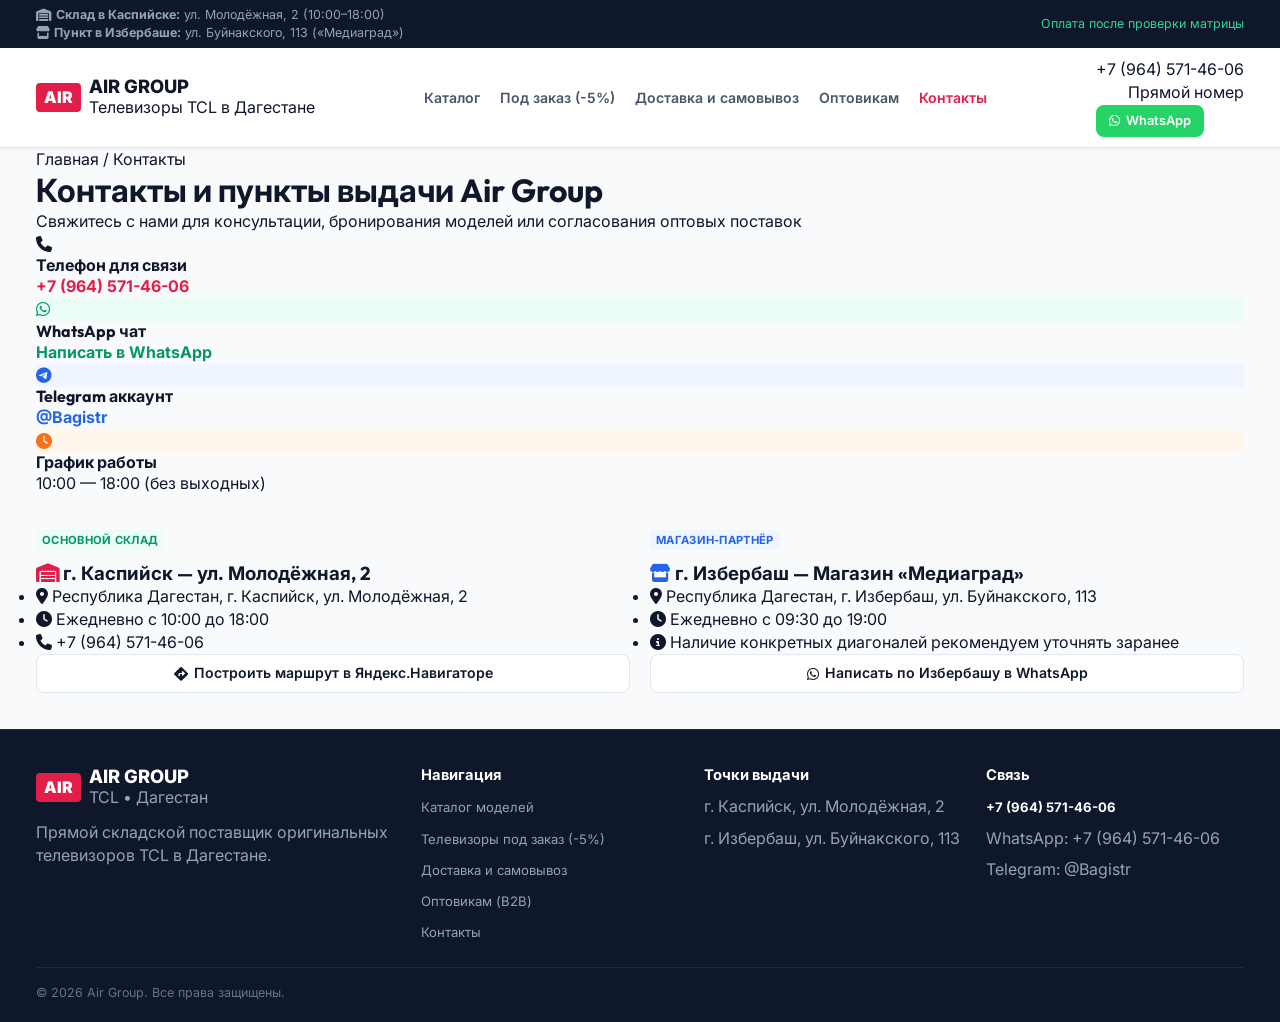
<file: contacts.html>
<!DOCTYPE html>
<html lang="ru">
<head>
  <meta charset="UTF-8">
  <meta name="viewport" content="width=device-width, initial-scale=1.0">
  <title>Контакты и адреса складов в Дагестане | Air Group TCL</title>
  <meta name="description" content="Контакты Air Group в Дагестане. Склад в Каспийске (ул. Молодёжная, 2), магазин в Избербаше (ул. Буйнакского, 113). Телефон: +7 (964) 571-46-06, WhatsApp и Telegram.">

  <!-- Google Fonts -->
  <link rel="preconnect" href="https://fonts.googleapis.com">
  <link rel="preconnect" href="https://fonts.gstatic.com" crossorigin>
  <link href="https://fonts.googleapis.com/css2?family=Inter:wght@400;500;600;700;800&family=Outfit:wght@600;700;800&display=swap" rel="stylesheet">

  <!-- Font Awesome Icons -->
  <link rel="stylesheet" href="https://cdnjs.cloudflare.com/ajax/libs/font-awesome/6.4.2/css/all.min.css">

  <!-- Stylesheet -->
  <link rel="stylesheet" href="css/styles.css">
</head>
<body>

  <!-- Top Bar -->
  <div class="top-bar">
    <div class="container">
      <div class="top-bar-left">
        <div class="top-bar-item">
          <i class="fa-solid fa-warehouse"></i>
          <span><strong>Склад в Каспийске:</strong> ул. Молодёжная, 2 (10:00–18:00)</span>
        </div>
        <div class="top-bar-item">
          <i class="fa-solid fa-store"></i>
          <span><strong>Пункт в Избербаше:</strong> ул. Буйнакского, 113 («Медиаград»)</span>
        </div>
      </div>
      <div class="top-bar-right">
        <span style="color: #34d399;"><i class="fa-solid fa-shield-check"></i> Оплата после проверки матрицы</span>
      </div>
    </div>
  </div>

  <!-- Header -->
  <header class="main-header">
    <div class="container">
      <div class="header-inner">
        <a href="index.html" class="logo-area">
          <div class="logo-badge">AIR</div>
          <div class="logo-title-group">
            <div class="logo-title">AIR GROUP</div>
            <div class="logo-subtitle">Телевизоры TCL в Дагестане</div>
          </div>
        </a>

        <ul class="nav-menu">
          <li><a href="index.html" class="nav-link">Каталог</a></li>
          <li><a href="custom-order.html" class="nav-link">Под заказ (-5%)</a></li>
          <li><a href="delivery.html" class="nav-link">Доставка и самовывоз</a></li>
          <li><a href="wholesale.html" class="nav-link">Оптовикам</a></li>
          <li><a href="contacts.html" class="nav-link active">Контакты</a></li>
        </ul>

        <div class="header-actions">
          <div class="header-phone-box">
            <a href="tel:+79645714606" class="header-phone-link">+7 (964) 571-46-06</a>
            <span class="header-phone-note">Прямой номер</span>
          </div>

          <a href="https://wa.me/79645714606" target="_blank" class="btn btn-whatsapp btn-sm">
            <i class="fa-brands fa-whatsapp"></i> WhatsApp
          </a>

          <button class="mobile-toggle" id="mobile-toggle" aria-label="Меню">
            <i class="fa-solid fa-bars"></i>
          </button>
        </div>
      </div>
    </div>

    <!-- Mobile Drawer -->
    <div class="mobile-nav" id="mobile-nav">
      <ul class="mobile-nav-links">
        <li><a href="index.html">📺 Каталог моделей</a></li>
        <li><a href="custom-order.html">✈️ Под заказ из Москвы (-5%)</a></li>
        <li><a href="delivery.html">📍 Доставка и самовывоз</a></li>
        <li><a href="wholesale.html">💼 Оптовым клиентам (B2B)</a></li>
        <li><a href="contacts.html">📞 Контакты</a></li>
      </ul>
      <div style="display: flex; gap: 10px;">
        <a href="https://wa.me/79645714606" target="_blank" class="btn btn-whatsapp btn-block"><i class="fa-brands fa-whatsapp"></i> WhatsApp</a>
        <a href="https://t.me/Bagistr" target="_blank" class="btn btn-telegram btn-block"><i class="fa-brands fa-telegram"></i> Telegram</a>
      </div>
    </div>
  </header>

  <!-- Page Header -->
  <div class="page-title-section">
    <div class="container">
      <div class="breadcrumbs">
        <a href="index.html">Главная</a> <span>/</span> <span>Контакты</span>
      </div>
      <h1>Контакты и пункты выдачи Air Group</h1>
      <p>Свяжитесь с нами для консультации, бронирования моделей или согласования оптовых поставок</p>
    </div>
  </div>

  <main>
    <div class="container">

      <!-- Direct Contact Cards -->
      <div class="features-strip" style="margin-bottom: 32px;">
        <div class="feature-item">
          <div class="feature-icon"><i class="fa-solid fa-phone"></i></div>
          <div class="feature-text">
            <h4>Телефон для связи</h4>
            <a href="tel:+79645714606" style="font-weight: 700; color: var(--accent-red);">+7 (964) 571-46-06</a>
          </div>
        </div>

        <div class="feature-item">
          <div class="feature-icon" style="background-color: #ecfdf5; color: #059669;"><i class="fa-brands fa-whatsapp"></i></div>
          <div class="feature-text">
            <h4>WhatsApp чат</h4>
            <a href="https://wa.me/79645714606" target="_blank" style="font-weight: 700; color: #059669;">Написать в WhatsApp</a>
          </div>
        </div>

        <div class="feature-item">
          <div class="feature-icon" style="background-color: #eff6ff; color: #2563eb;"><i class="fa-brands fa-telegram"></i></div>
          <div class="feature-text">
            <h4>Telegram аккаунт</h4>
            <a href="https://t.me/Bagistr" target="_blank" style="font-weight: 700; color: #2563eb;">@Bagistr</a>
          </div>
        </div>

        <div class="feature-item">
          <div class="feature-icon" style="background-color: #fff7ed; color: #f97316;"><i class="fa-solid fa-clock"></i></div>
          <div class="feature-text">
            <h4>График работы</h4>
            <p>10:00 — 18:00 (без выходных)</p>
          </div>
        </div>
      </div>

      <!-- Locations Detail Grid -->
      <div class="info-grid-2" style="margin-bottom: 36px;">
        <!-- Location 1 -->
        <div class="location-box">
          <span class="badge badge-green" style="margin-bottom: 12px;">Основной склад</span>
          <h3><i class="fa-solid fa-warehouse" style="color: var(--accent-red);"></i> г. Каспийск — ул. Молодёжная, 2</h3>
          
          <ul class="location-detail-list">
            <li class="location-detail-item">
              <i class="fa-solid fa-location-dot"></i>
              <span>Республика Дагестан, г. Каспийск, ул. Молодёжная, 2</span>
            </li>
            <li class="location-detail-item">
              <i class="fa-solid fa-clock"></i>
              <span>Ежедневно с 10:00 до 18:00</span>
            </li>
            <li class="location-detail-item">
              <i class="fa-solid fa-phone"></i>
              <span>+7 (964) 571-46-06</span>
            </li>
          </ul>

          <a href="https://yandex.ru/maps/?text=%D0%9A%D0%B0%D1%81%D0%BF%D0%B8%D0%B9%D1%81%D0%BA%20%D1%83%D0%BB%D0%B8%D1%86%D0%B0%20%D0%9C%D0%BE%D0%BB%D0%BE%D0%B4%D1%91%D0%B6%D0%BD%D0%B0%D1%8F%202" target="_blank" class="btn btn-secondary btn-block">
            <i class="fa-solid fa-diamond-turn-right"></i> Построить маршрут в Яндекс.Навигаторе
          </a>
        </div>

        <!-- Location 2 -->
        <div class="location-box">
          <span class="badge badge-blue" style="margin-bottom: 12px;">Магазин-партнёр</span>
          <h3><i class="fa-solid fa-store" style="color: var(--accent-blue);"></i> г. Избербаш — Магазин «Медиаград»</h3>

          <ul class="location-detail-list">
            <li class="location-detail-item">
              <i class="fa-solid fa-location-dot"></i>
              <span>Республика Дагестан, г. Избербаш, ул. Буйнакского, 113</span>
            </li>
            <li class="location-detail-item">
              <i class="fa-solid fa-clock"></i>
              <span>Ежедневно с 09:30 до 19:00</span>
            </li>
            <li class="location-detail-item">
              <i class="fa-solid fa-info-circle"></i>
              <span>Наличие конкретных диагоналей рекомендуем уточнять заранее</span>
            </li>
          </ul>

          <a href="https://wa.me/79645714606?text=%D0%97%D0%B4%D1%80%D0%B0%D0%B2%D1%81%D1%82%D0%B2%D1%83%D0%B9%D1%82%D0%B5!%20%D0%A5%D0%BE%D1%87%D1%83%20%D1%83%D1%82%D0%BE%D1%87%D0%BD%D0%B8%D1%82%D1%8C%20%D0%BD%D0%B0%D0%BB%D0%B8%D1%87%D0%B8%D0%B5%20%D1%82%D0%B5%D0%BB%D0%B5%D0%B2%D0%B8%D0%B7%D0%BE%D1%80%D0%BE%D0%B2%20%D0%B2%20%D0%98%D0%B7%D0%B1%D0%B5%D1%80%D0%B1%D0%B0%D1%88%D0%B5" target="_blank" class="btn btn-secondary btn-block">
            <i class="fa-brands fa-whatsapp"></i> Написать по Избербашу в WhatsApp
          </a>
        </div>
      </div>

    </div>
  </main>

  <!-- Footer -->
  <footer class="main-footer">
    <div class="container">
      <div class="footer-grid">
        <div class="footer-brand">
          <div class="logo-area" style="margin-bottom: 12px;">
            <div class="logo-badge">AIR</div>
            <div class="logo-title-group">
              <div class="logo-title" style="color: #fff;">AIR GROUP</div>
              <div class="logo-subtitle">TCL • Дагестан</div>
            </div>
          </div>
          <p>Прямой складской поставщик оригинальных телевизоров TCL в Дагестане.</p>
        </div>
        <div class="footer-col">
          <h4>Навигация</h4>
          <ul class="footer-links">
            <li><a href="index.html">Каталог моделей</a></li>
            <li><a href="custom-order.html">Телевизоры под заказ (-5%)</a></li>
            <li><a href="delivery.html">Доставка и самовывоз</a></li>
            <li><a href="wholesale.html">Оптовикам (B2B)</a></li>
            <li><a href="contacts.html">Контакты</a></li>
          </ul>
        </div>
        <div class="footer-col">
          <h4>Точки выдачи</h4>
          <ul class="footer-links">
            <li>г. Каспийск, ул. Молодёжная, 2</li>
            <li>г. Избербаш, ул. Буйнакского, 113</li>
          </ul>
        </div>
        <div class="footer-col">
          <h4>Связь</h4>
          <ul class="footer-links">
            <li><a href="tel:+79645714606" style="color: #fff; font-weight: 700;">+7 (964) 571-46-06</a></li>
            <li>WhatsApp: +7 (964) 571-46-06</li>
            <li>Telegram: @Bagistr</li>
          </ul>
        </div>
      </div>
      <div class="footer-bottom">
        <div>© 2026 Air Group. Все права защищены.</div>
      </div>
    </div>
  </footer>

  <!-- Fixed Mobile Bottom Action Bar -->
  <div class="mobile-bottom-bar">
    <div class="mobile-bottom-inner">
      <a href="tel:+79645714606" class="btn btn-secondary btn-block btn-sm">
        <i class="fa-solid fa-phone" style="color: var(--accent-red);"></i> Позвонить
      </a>
      <a href="https://wa.me/79645714606" target="_blank" class="btn btn-whatsapp btn-block btn-sm">
        <i class="fa-brands fa-whatsapp"></i> WhatsApp
      </a>
    </div>
  </div>

  <script src="js/data.js"></script>
  <script src="js/app.js"></script>
</body>
</html>
</file>
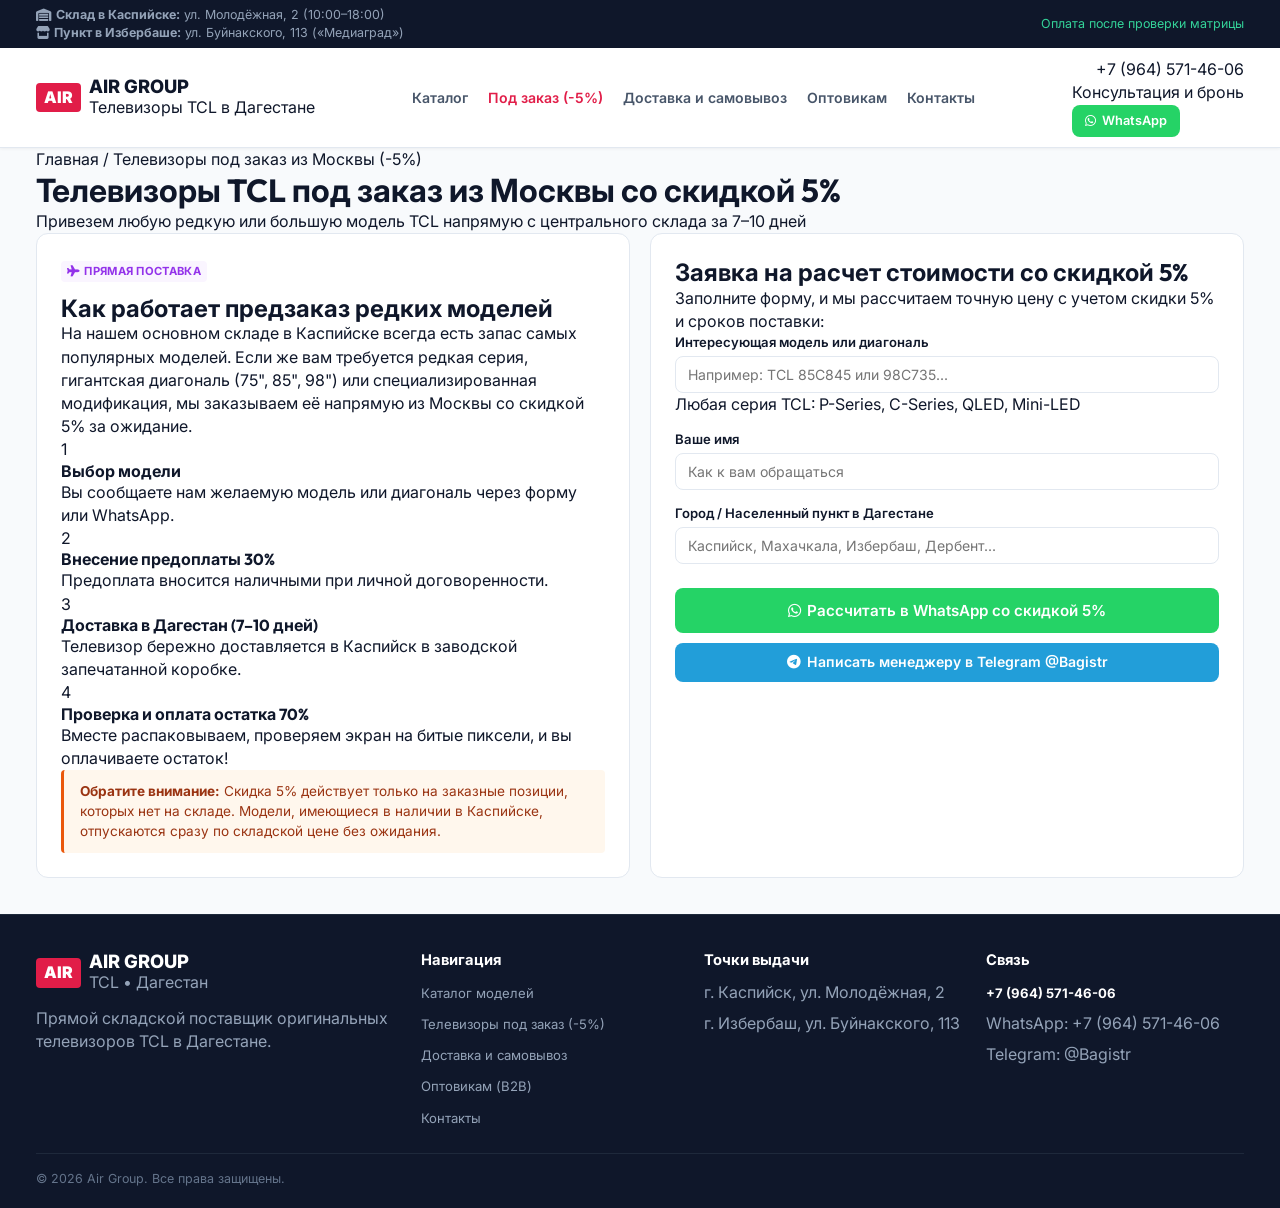
<file: custom-order.html>
<!DOCTYPE html>
<html lang="ru">
<head>
  <meta charset="UTF-8">
  <meta name="viewport" content="width=device-width, initial-scale=1.0">
  <title>Телевизоры TCL под заказ из Москвы со скидкой 5% | Air Group Дагестан</title>
  <meta name="description" content="Заказ любой редкой или большой модели телевизора TCL напрямую со склада в Москве. Скидка 5% за ожидание 7-10 дней. Предоплата 30%, остаток после проверки экрана!">

  <!-- Google Fonts -->
  <link rel="preconnect" href="https://fonts.googleapis.com">
  <link rel="preconnect" href="https://fonts.gstatic.com" crossorigin>
  <link href="https://fonts.googleapis.com/css2?family=Inter:wght@400;500;600;700;800&family=Outfit:wght@600;700;800&display=swap" rel="stylesheet">

  <!-- Font Awesome Icons -->
  <link rel="stylesheet" href="https://cdnjs.cloudflare.com/ajax/libs/font-awesome/6.4.2/css/all.min.css">

  <!-- Stylesheet -->
  <link rel="stylesheet" href="css/styles.css">
</head>
<body>

  <!-- Top Bar -->
  <div class="top-bar">
    <div class="container">
      <div class="top-bar-left">
        <div class="top-bar-item">
          <i class="fa-solid fa-warehouse"></i>
          <span><strong>Склад в Каспийске:</strong> ул. Молодёжная, 2 (10:00–18:00)</span>
        </div>
        <div class="top-bar-item">
          <i class="fa-solid fa-store"></i>
          <span><strong>Пункт в Избербаше:</strong> ул. Буйнакского, 113 («Медиаград»)</span>
        </div>
      </div>
      <div class="top-bar-right">
        <span style="color: #34d399;"><i class="fa-solid fa-shield-check"></i> Оплата после проверки матрицы</span>
      </div>
    </div>
  </div>

  <!-- Header -->
  <header class="main-header">
    <div class="container">
      <div class="header-inner">
        <a href="index.html" class="logo-area">
          <div class="logo-badge">AIR</div>
          <div class="logo-title-group">
            <div class="logo-title">AIR GROUP</div>
            <div class="logo-subtitle">Телевизоры TCL в Дагестане</div>
          </div>
        </a>

        <ul class="nav-menu">
          <li><a href="index.html" class="nav-link">Каталог</a></li>
          <li><a href="custom-order.html" class="nav-link active">Под заказ (-5%)</a></li>
          <li><a href="delivery.html" class="nav-link">Доставка и самовывоз</a></li>
          <li><a href="wholesale.html" class="nav-link">Оптовикам</a></li>
          <li><a href="contacts.html" class="nav-link">Контакты</a></li>
        </ul>

        <div class="header-actions">
          <div class="header-phone-box">
            <a href="tel:+79645714606" class="header-phone-link">+7 (964) 571-46-06</a>
            <span class="header-phone-note">Консультация и бронь</span>
          </div>

          <a href="https://wa.me/79645714606" target="_blank" class="btn btn-whatsapp btn-sm">
            <i class="fa-brands fa-whatsapp"></i> WhatsApp
          </a>

          <button class="mobile-toggle" id="mobile-toggle" aria-label="Меню">
            <i class="fa-solid fa-bars"></i>
          </button>
        </div>
      </div>
    </div>

    <!-- Mobile Drawer -->
    <div class="mobile-nav" id="mobile-nav">
      <ul class="mobile-nav-links">
        <li><a href="index.html">📺 Каталог моделей</a></li>
        <li><a href="custom-order.html">✈️ Под заказ из Москвы (-5%)</a></li>
        <li><a href="delivery.html">📍 Доставка и самовывоз</a></li>
        <li><a href="wholesale.html">💼 Оптовым клиентам (B2B)</a></li>
        <li><a href="contacts.html">📞 Контакты</a></li>
      </ul>
      <div style="display: flex; gap: 10px;">
        <a href="https://wa.me/79645714606" target="_blank" class="btn btn-whatsapp btn-block"><i class="fa-brands fa-whatsapp"></i> WhatsApp</a>
        <a href="https://t.me/Bagistr" target="_blank" class="btn btn-telegram btn-block"><i class="fa-brands fa-telegram"></i> Telegram</a>
      </div>
    </div>
  </header>

  <!-- Breadcrumbs & Title -->
  <div class="page-title-section">
    <div class="container">
      <div class="breadcrumbs">
        <a href="index.html">Главная</a> <span>/</span> <span>Телевизоры под заказ из Москвы (-5%)</span>
      </div>
      <h1>Телевизоры TCL под заказ из Москвы со скидкой 5%</h1>
      <p>Привезем любую редкую или большую модель TCL напрямую с центрального склада за 7–10 дней</p>
    </div>
  </div>

  <!-- Main Content -->
  <main>
    <div class="container">
      
      <div class="info-grid-2" style="margin-bottom: 36px;">
        <!-- Left: Rules & Steps -->
        <div class="content-card" style="margin-bottom: 0;">
          <span class="badge badge-purple" style="margin-bottom: 12px;"><i class="fa-solid fa-plane"></i> Прямая поставка</span>
          <h2>Как работает предзаказ редких моделей</h2>
          <p>
            На нашем основном складе в Каспийске всегда есть запас самых популярных моделей. Если же вам требуется редкая серия, гигантская диагональ (75", 85", 98") или специализированная модификация, мы заказываем её напрямую из Москвы со скидкой 5% за ожидание.
          </p>

          <div class="steps-list">
            <div class="step-row">
              <div class="step-num">1</div>
              <div class="step-text">
                <h4>Выбор модели</h4>
                <p>Вы сообщаете нам желаемую модель или диагональ через форму или WhatsApp.</p>
              </div>
            </div>
            <div class="step-row">
              <div class="step-num">2</div>
              <div class="step-text">
                <h4>Внесение предоплаты 30%</h4>
                <p>Предоплата вносится наличными при личной договоренности.</p>
              </div>
            </div>
            <div class="step-row">
              <div class="step-num">3</div>
              <div class="step-text">
                <h4>Доставка в Дагестан (7–10 дней)</h4>
                <p>Телевизор бережно доставляется в Каспийск в заводской запечатанной коробке.</p>
              </div>
            </div>
            <div class="step-row">
              <div class="step-num">4</div>
              <div class="step-text">
                <h4>Проверка и оплата остатка 70%</h4>
                <p>Вместе распаковываем, проверяем экран на битые пиксели, и вы оплачиваете остаток!</p>
              </div>
            </div>
          </div>

          <div style="background-color: var(--accent-orange-light); border-left: 3px solid var(--accent-orange); padding: 12px 16px; border-radius: 4px; font-size: 0.85rem; color: #9a3412;">
            <strong>Обратите внимание:</strong> Скидка 5% действует только на заказные позиции, которых нет на складе. Модели, имеющиеся в наличии в Каспийске, отпускаются сразу по складской цене без ожидания.
          </div>
        </div>

        <!-- Right: Request Form -->
        <div class="content-card" style="margin-bottom: 0;">
          <h2>Заявка на расчет стоимости со скидкой 5%</h2>
          <p>Заполните форму, и мы рассчитаем точную цену с учетом скидки 5% и сроков поставки:</p>

          <div class="form-group">
            <label class="form-label">Интересующая модель или диагональ</label>
            <input type="text" id="custom-model-name" class="form-input" placeholder="Например: TCL 85C845 или 98C735...">
            <div class="form-help">Любая серия TCL: P-Series, C-Series, QLED, Mini-LED</div>
          </div>

          <div class="form-group">
            <label class="form-label">Ваше имя</label>
            <input type="text" id="custom-user-name" class="form-input" placeholder="Как к вам обращаться">
          </div>

          <div class="form-group">
            <label class="form-label">Город / Населенный пункт в Дагестане</label>
            <input type="text" id="custom-user-city" class="form-input" placeholder="Каспийск, Махачкала, Избербаш, Дербент...">
          </div>

          <div style="margin-top: 24px; display: flex; flex-direction: column; gap: 10px;">
            <button class="btn btn-whatsapp btn-block btn-lg" onclick="submitCustomOrderWhatsApp()">
              <i class="fa-brands fa-whatsapp"></i> Рассчитать в WhatsApp со скидкой 5%
            </button>
            <a href="https://t.me/Bagistr" target="_blank" class="btn btn-telegram btn-block">
              <i class="fa-brands fa-telegram"></i> Написать менеджеру в Telegram @Bagistr
            </a>
          </div>
        </div>
      </div>

    </div>
  </main>

  <!-- Footer -->
  <footer class="main-footer">
    <div class="container">
      <div class="footer-grid">
        <div class="footer-brand">
          <div class="logo-area" style="margin-bottom: 12px;">
            <div class="logo-badge">AIR</div>
            <div class="logo-title-group">
              <div class="logo-title" style="color: #fff;">AIR GROUP</div>
              <div class="logo-subtitle">TCL • Дагестан</div>
            </div>
          </div>
          <p>Прямой складской поставщик оригинальных телевизоров TCL в Дагестане.</p>
        </div>
        <div class="footer-col">
          <h4>Навигация</h4>
          <ul class="footer-links">
            <li><a href="index.html">Каталог моделей</a></li>
            <li><a href="custom-order.html">Телевизоры под заказ (-5%)</a></li>
            <li><a href="delivery.html">Доставка и самовывоз</a></li>
            <li><a href="wholesale.html">Оптовикам (B2B)</a></li>
            <li><a href="contacts.html">Контакты</a></li>
          </ul>
        </div>
        <div class="footer-col">
          <h4>Точки выдачи</h4>
          <ul class="footer-links">
            <li>г. Каспийск, ул. Молодёжная, 2</li>
            <li>г. Избербаш, ул. Буйнакского, 113</li>
          </ul>
        </div>
        <div class="footer-col">
          <h4>Связь</h4>
          <ul class="footer-links">
            <li><a href="tel:+79645714606" style="color: #fff; font-weight: 700;">+7 (964) 571-46-06</a></li>
            <li>WhatsApp: +7 (964) 571-46-06</li>
            <li>Telegram: @Bagistr</li>
          </ul>
        </div>
      </div>
      <div class="footer-bottom">
        <div>© 2026 Air Group. Все права защищены.</div>
      </div>
    </div>
  </footer>

  <!-- Fixed Mobile Bottom Action Bar -->
  <div class="mobile-bottom-bar">
    <div class="mobile-bottom-inner">
      <a href="tel:+79645714606" class="btn btn-secondary btn-block btn-sm">
        <i class="fa-solid fa-phone" style="color: var(--accent-red);"></i> Позвонить
      </a>
      <a href="https://wa.me/79645714606" target="_blank" class="btn btn-whatsapp btn-block btn-sm">
        <i class="fa-brands fa-whatsapp"></i> WhatsApp
      </a>
    </div>
  </div>

  <script src="js/data.js"></script>
  <script src="js/app.js"></script>
</body>
</html>
</file>
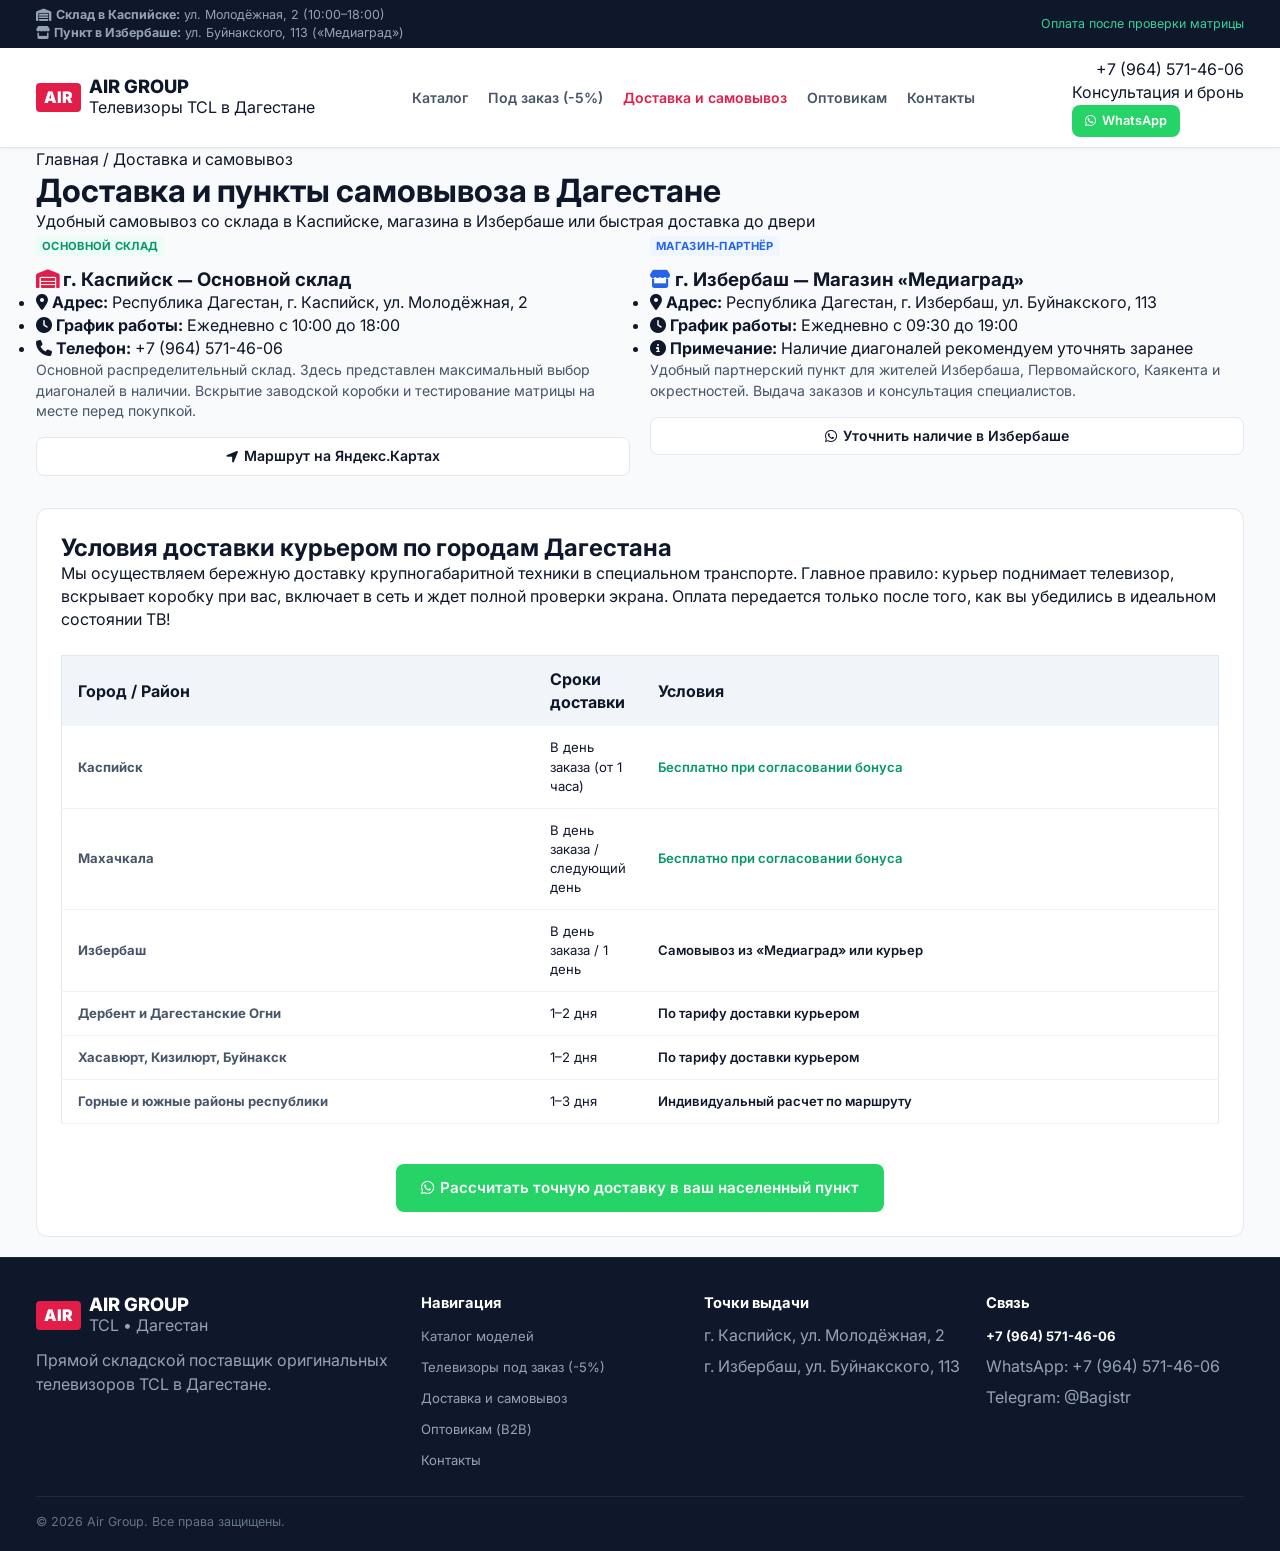
<file: delivery.html>
<!DOCTYPE html>
<html lang="ru">
<head>
  <meta charset="UTF-8">
  <meta name="viewport" content="width=device-width, initial-scale=1.0">
  <title>Доставка и самовывоз телевизоров TCL в Дагестане | Air Group</title>
  <meta name="description" content="Условия самовывоза со склада в Каспийске (ул. Молодёжная, 2) и магазина в Избербаше («Медиаград»). Быстрая доставка по Махачкале, Дербенту и всему Дагестану.">

  <!-- Google Fonts -->
  <link rel="preconnect" href="https://fonts.googleapis.com">
  <link rel="preconnect" href="https://fonts.gstatic.com" crossorigin>
  <link href="https://fonts.googleapis.com/css2?family=Inter:wght@400;500;600;700;800&family=Outfit:wght@600;700;800&display=swap" rel="stylesheet">

  <!-- Font Awesome Icons -->
  <link rel="stylesheet" href="https://cdnjs.cloudflare.com/ajax/libs/font-awesome/6.4.2/css/all.min.css">

  <!-- Stylesheet -->
  <link rel="stylesheet" href="css/styles.css">
</head>
<body>

  <!-- Top Bar -->
  <div class="top-bar">
    <div class="container">
      <div class="top-bar-left">
        <div class="top-bar-item">
          <i class="fa-solid fa-warehouse"></i>
          <span><strong>Склад в Каспийске:</strong> ул. Молодёжная, 2 (10:00–18:00)</span>
        </div>
        <div class="top-bar-item">
          <i class="fa-solid fa-store"></i>
          <span><strong>Пункт в Избербаше:</strong> ул. Буйнакского, 113 («Медиаград»)</span>
        </div>
      </div>
      <div class="top-bar-right">
        <span style="color: #34d399;"><i class="fa-solid fa-shield-check"></i> Оплата после проверки матрицы</span>
      </div>
    </div>
  </div>

  <!-- Header -->
  <header class="main-header">
    <div class="container">
      <div class="header-inner">
        <a href="index.html" class="logo-area">
          <div class="logo-badge">AIR</div>
          <div class="logo-title-group">
            <div class="logo-title">AIR GROUP</div>
            <div class="logo-subtitle">Телевизоры TCL в Дагестане</div>
          </div>
        </a>

        <ul class="nav-menu">
          <li><a href="index.html" class="nav-link">Каталог</a></li>
          <li><a href="custom-order.html" class="nav-link">Под заказ (-5%)</a></li>
          <li><a href="delivery.html" class="nav-link active">Доставка и самовывоз</a></li>
          <li><a href="wholesale.html" class="nav-link">Оптовикам</a></li>
          <li><a href="contacts.html" class="nav-link">Контакты</a></li>
        </ul>

        <div class="header-actions">
          <div class="header-phone-box">
            <a href="tel:+79645714606" class="header-phone-link">+7 (964) 571-46-06</a>
            <span class="header-phone-note">Консультация и бронь</span>
          </div>

          <a href="https://wa.me/79645714606" target="_blank" class="btn btn-whatsapp btn-sm">
            <i class="fa-brands fa-whatsapp"></i> WhatsApp
          </a>

          <button class="mobile-toggle" id="mobile-toggle" aria-label="Меню">
            <i class="fa-solid fa-bars"></i>
          </button>
        </div>
      </div>
    </div>

    <!-- Mobile Drawer -->
    <div class="mobile-nav" id="mobile-nav">
      <ul class="mobile-nav-links">
        <li><a href="index.html">📺 Каталог моделей</a></li>
        <li><a href="custom-order.html">✈️ Под заказ из Москвы (-5%)</a></li>
        <li><a href="delivery.html">📍 Доставка и самовывоз</a></li>
        <li><a href="wholesale.html">💼 Оптовым клиентам (B2B)</a></li>
        <li><a href="contacts.html">📞 Контакты</a></li>
      </ul>
      <div style="display: flex; gap: 10px;">
        <a href="https://wa.me/79645714606" target="_blank" class="btn btn-whatsapp btn-block"><i class="fa-brands fa-whatsapp"></i> WhatsApp</a>
        <a href="https://t.me/Bagistr" target="_blank" class="btn btn-telegram btn-block"><i class="fa-brands fa-telegram"></i> Telegram</a>
      </div>
    </div>
  </header>

  <!-- Page Header -->
  <div class="page-title-section">
    <div class="container">
      <div class="breadcrumbs">
        <a href="index.html">Главная</a> <span>/</span> <span>Доставка и самовывоз</span>
      </div>
      <h1>Доставка и пункты самовывоза в Дагестане</h1>
      <p>Удобный самовывоз со склада в Каспийске, магазина в Избербаше или быстрая доставка до двери</p>
    </div>
  </div>

  <main>
    <div class="container">

      <!-- Points Grid -->
      <div class="info-grid-2" style="margin-bottom: 32px;">
        <!-- Point 1: Kaspiysk -->
        <div class="location-box">
          <span class="badge badge-green" style="margin-bottom: 12px;">Основной склад</span>
          <h3><i class="fa-solid fa-warehouse" style="color: var(--accent-red);"></i> г. Каспийск — Основной склад</h3>
          
          <ul class="location-detail-list">
            <li class="location-detail-item">
              <i class="fa-solid fa-location-dot"></i>
              <span><strong>Адрес:</strong> Республика Дагестан, г. Каспийск, ул. Молодёжная, 2</span>
            </li>
            <li class="location-detail-item">
              <i class="fa-solid fa-clock"></i>
              <span><strong>График работы:</strong> Ежедневно с 10:00 до 18:00</span>
            </li>
            <li class="location-detail-item">
              <i class="fa-solid fa-phone"></i>
              <span><strong>Телефон:</strong> <a href="tel:+79645714606">+7 (964) 571-46-06</a></span>
            </li>
          </ul>

          <p style="font-size: 0.88rem; color: var(--text-secondary); margin-bottom: 16px;">
            Основной распределительный склад. Здесь представлен максимальный выбор диагоналей в наличии. Вскрытие заводской коробки и тестирование матрицы на месте перед покупкой.
          </p>

          <a href="https://yandex.ru/maps/?text=%D0%9A%D0%B0%D1%81%D0%BF%D0%B8%D0%B9%D1%81%D0%BA%20%D1%83%D0%BB%D0%B8%D1%86%D0%B0%20%D0%9C%D0%BE%D0%BB%D0%BE%D0%B4%D1%91%D0%B6%D0%BD%D0%B0%D1%8F%202" target="_blank" class="btn btn-secondary btn-block">
            <i class="fa-solid fa-location-arrow"></i> Маршрут на Яндекс.Картах
          </a>
        </div>

        <!-- Point 2: Izberbash -->
        <div class="location-box">
          <span class="badge badge-blue" style="margin-bottom: 12px;">Магазин-партнёр</span>
          <h3><i class="fa-solid fa-store" style="color: var(--accent-blue);"></i> г. Избербаш — Магазин «Медиаград»</h3>

          <ul class="location-detail-list">
            <li class="location-detail-item">
              <i class="fa-solid fa-location-dot"></i>
              <span><strong>Адрес:</strong> Республика Дагестан, г. Избербаш, ул. Буйнакского, 113</span>
            </li>
            <li class="location-detail-item">
              <i class="fa-solid fa-clock"></i>
              <span><strong>График работы:</strong> Ежедневно с 09:30 до 19:00</span>
            </li>
            <li class="location-detail-item">
              <i class="fa-solid fa-info-circle"></i>
              <span><strong>Примечание:</strong> Наличие диагоналей рекомендуем уточнять заранее</span>
            </li>
          </ul>

          <p style="font-size: 0.88rem; color: var(--text-secondary); margin-bottom: 16px;">
            Удобный партнерский пункт для жителей Избербаша, Первомайского, Каякента и окрестностей. Выдача заказов и консультация специалистов.
          </p>

          <a href="https://wa.me/79645714606?text=%D0%97%D0%B4%D1%80%D0%B0%D0%B2%D1%81%D1%82%D0%B2%D1%83%D0%B9%D1%82%D0%B5!%20%D0%A5%D0%BE%D1%87%D1%83%20%D1%83%D1%82%D0%BE%D1%87%D0%BD%D0%B8%D1%82%D1%8C%20%D0%BD%D0%B0%D0%BB%D0%B8%D1%87%D0%B8%D0%B5%20%D1%82%D0%B5%D0%BB%D0%B5%D0%B2%D0%B8%D0%B7%D0%BE%D1%80%D0%BE%D0%B2%20%D0%B2%20%D0%98%D0%B7%D0%B1%D0%B5%D1%80%D0%B1%D0%B0%D1%88%D0%B5%20(%D0%9C%D0%B5%D0%B4%D0%B8%D0%B0%D0%B3%D1%80%D0%B0%D0%B4)" target="_blank" class="btn btn-secondary btn-block">
            <i class="fa-brands fa-whatsapp"></i> Уточнить наличие в Избербаше
          </a>
        </div>
      </div>

      <!-- Delivery Terms & Cities -->
      <div class="content-card">
        <h2>Условия доставки курьером по городам Дагестана</h2>
        <p>
          Мы осуществляем бережную доставку крупногабаритной техники в специальном транспорте. Главное правило: курьер поднимает телевизор, вскрывает коробку при вас, включает в сеть и ждет полной проверки экрана. Оплата передается только после того, как вы убедились в идеальном состоянии ТВ!
        </p>

        <div style="overflow-x: auto; margin: 24px 0;">
          <table class="specs-table" style="border: 1px solid var(--border-color); border-radius: 8px;">
            <thead>
              <tr style="background-color: var(--bg-subtle);">
                <th style="padding: 12px 16px; text-align: left;">Город / Район</th>
                <th style="padding: 12px 16px; text-align: left;">Сроки доставки</th>
                <th style="padding: 12px 16px; text-align: left;">Условия</th>
              </tr>
            </thead>
            <tbody>
              <tr>
                <td style="padding: 12px 16px;"><strong>Каспийск</strong></td>
                <td style="padding: 12px 16px;">В день заказа (от 1 часа)</td>
                <td style="padding: 12px 16px; color: var(--accent-green);">Бесплатно при согласовании бонуса</td>
              </tr>
              <tr>
                <td style="padding: 12px 16px;"><strong>Махачкала</strong></td>
                <td style="padding: 12px 16px;">В день заказа / следующий день</td>
                <td style="padding: 12px 16px; color: var(--accent-green);">Бесплатно при согласовании бонуса</td>
              </tr>
              <tr>
                <td style="padding: 12px 16px;"><strong>Избербаш</strong></td>
                <td style="padding: 12px 16px;">В день заказа / 1 день</td>
                <td style="padding: 12px 16px;">Самовывоз из «Медиаград» или курьер</td>
              </tr>
              <tr>
                <td style="padding: 12px 16px;"><strong>Дербент и Дагестанские Огни</strong></td>
                <td style="padding: 12px 16px;">1–2 дня</td>
                <td style="padding: 12px 16px;">По тарифу доставки курьером</td>
              </tr>
              <tr>
                <td style="padding: 12px 16px;"><strong>Хасавюрт, Кизилюрт, Буйнакск</strong></td>
                <td style="padding: 12px 16px;">1–2 дня</td>
                <td style="padding: 12px 16px;">По тарифу доставки курьером</td>
              </tr>
              <tr>
                <td style="padding: 12px 16px;"><strong>Горные и южные районы республики</strong></td>
                <td style="padding: 12px 16px;">1–3 дня</td>
                <td style="padding: 12px 16px;">Индивидуальный расчет по маршруту</td>
              </tr>
            </tbody>
          </table>
        </div>

        <div style="text-align: center; margin-top: 24px;">
          <a href="https://wa.me/79645714606?text=%D0%97%D0%B4%D1%80%D0%B0%D0%B2%D1%81%D1%82%D0%B2%D1%83%D0%B9%D1%82%D0%B5!%20%D0%A0%D0%B0%D1%81%D1%81%D1%87%D0%B8%D1%82%D0%B0%D0%B9%D1%82%D0%B5%20%D0%BF%D0%BE%D0%B6%D0%B0%D0%BB%D1%83%D0%B9%D1%81%D1%82%D0%B0%20%D0%B4%D0%BE%D1%81%D1%82%D0%B0%D0%B2%D0%BA%D1%83%20%D1%82%D0%B5%D0%BB%D0%B5%D0%B2%D0%B8%D0%B7%D0%BE%D1%80%D0%B0%20%D0%B2%20%D0%BC%D0%BE%D0%B9%20%D0%B3%D0%BE%D1%80%D0%BE%D0%B4." target="_blank" class="btn btn-whatsapp btn-lg">
            <i class="fa-brands fa-whatsapp"></i> Рассчитать точную доставку в ваш населенный пункт
          </a>
        </div>
      </div>

    </div>
  </main>

  <!-- Footer -->
  <footer class="main-footer">
    <div class="container">
      <div class="footer-grid">
        <div class="footer-brand">
          <div class="logo-area" style="margin-bottom: 12px;">
            <div class="logo-badge">AIR</div>
            <div class="logo-title-group">
              <div class="logo-title" style="color: #fff;">AIR GROUP</div>
              <div class="logo-subtitle">TCL • Дагестан</div>
            </div>
          </div>
          <p>Прямой складской поставщик оригинальных телевизоров TCL в Дагестане.</p>
        </div>
        <div class="footer-col">
          <h4>Навигация</h4>
          <ul class="footer-links">
            <li><a href="index.html">Каталог моделей</a></li>
            <li><a href="custom-order.html">Телевизоры под заказ (-5%)</a></li>
            <li><a href="delivery.html">Доставка и самовывоз</a></li>
            <li><a href="wholesale.html">Оптовикам (B2B)</a></li>
            <li><a href="contacts.html">Контакты</a></li>
          </ul>
        </div>
        <div class="footer-col">
          <h4>Точки выдачи</h4>
          <ul class="footer-links">
            <li>г. Каспийск, ул. Молодёжная, 2</li>
            <li>г. Избербаш, ул. Буйнакского, 113</li>
          </ul>
        </div>
        <div class="footer-col">
          <h4>Связь</h4>
          <ul class="footer-links">
            <li><a href="tel:+79645714606" style="color: #fff; font-weight: 700;">+7 (964) 571-46-06</a></li>
            <li>WhatsApp: +7 (964) 571-46-06</li>
            <li>Telegram: @Bagistr</li>
          </ul>
        </div>
      </div>
      <div class="footer-bottom">
        <div>© 2026 Air Group. Все права защищены.</div>
      </div>
    </div>
  </footer>

  <!-- Fixed Mobile Bottom Action Bar -->
  <div class="mobile-bottom-bar">
    <div class="mobile-bottom-inner">
      <a href="tel:+79645714606" class="btn btn-secondary btn-block btn-sm">
        <i class="fa-solid fa-phone" style="color: var(--accent-red);"></i> Позвонить
      </a>
      <a href="https://wa.me/79645714606" target="_blank" class="btn btn-whatsapp btn-block btn-sm">
        <i class="fa-brands fa-whatsapp"></i> WhatsApp
      </a>
    </div>
  </div>

  <script src="js/data.js"></script>
  <script src="js/app.js"></script>
</body>
</html>
</file>
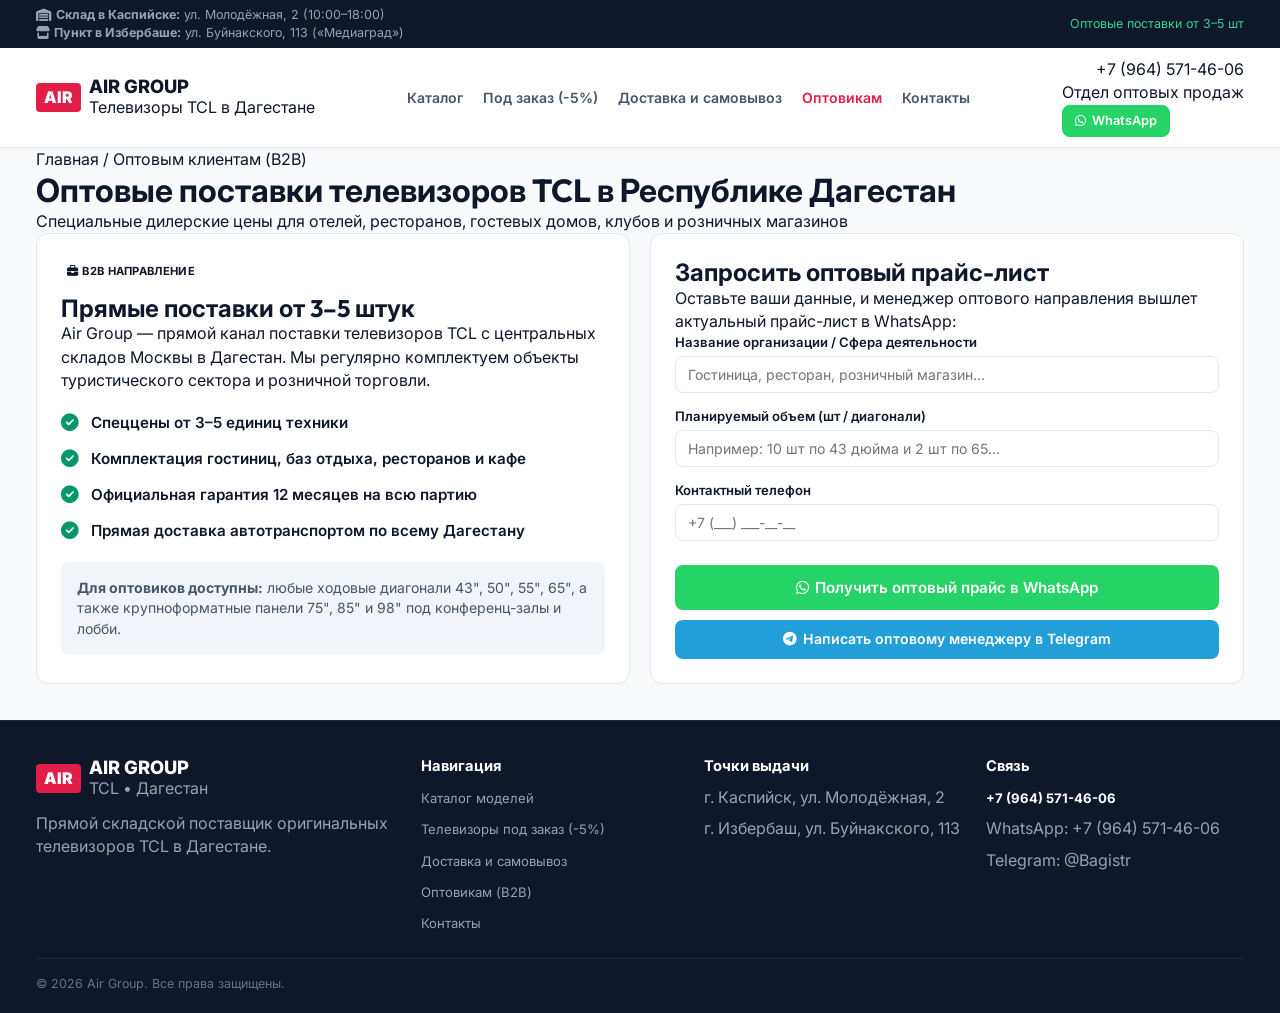
<file: wholesale.html>
<!DOCTYPE html>
<html lang="ru">
<head>
  <meta charset="UTF-8">
  <meta name="viewport" content="width=device-width, initial-scale=1.0">
  <title>Оптовые поставки телевизоров TCL в Дагестане | Air Group B2B</title>
  <meta name="description" content="Оптовые поставки телевизоров TCL в Дагестане для гостиниц, отелей, ресторанов, компьютерных клубов и магазинов. Дилерские цены от 3-5 шт. Официальные поставки.">

  <!-- Google Fonts -->
  <link rel="preconnect" href="https://fonts.googleapis.com">
  <link rel="preconnect" href="https://fonts.gstatic.com" crossorigin>
  <link href="https://fonts.googleapis.com/css2?family=Inter:wght@400;500;600;700;800&family=Outfit:wght@600;700;800&display=swap" rel="stylesheet">

  <!-- Font Awesome Icons -->
  <link rel="stylesheet" href="https://cdnjs.cloudflare.com/ajax/libs/font-awesome/6.4.2/css/all.min.css">

  <!-- Stylesheet -->
  <link rel="stylesheet" href="css/styles.css">
</head>
<body>

  <!-- Top Bar -->
  <div class="top-bar">
    <div class="container">
      <div class="top-bar-left">
        <div class="top-bar-item">
          <i class="fa-solid fa-warehouse"></i>
          <span><strong>Склад в Каспийске:</strong> ул. Молодёжная, 2 (10:00–18:00)</span>
        </div>
        <div class="top-bar-item">
          <i class="fa-solid fa-store"></i>
          <span><strong>Пункт в Избербаше:</strong> ул. Буйнакского, 113 («Медиаград»)</span>
        </div>
      </div>
      <div class="top-bar-right">
        <span style="color: #34d399;"><i class="fa-solid fa-shield-check"></i> Оптовые поставки от 3–5 шт</span>
      </div>
    </div>
  </div>

  <!-- Header -->
  <header class="main-header">
    <div class="container">
      <div class="header-inner">
        <a href="index.html" class="logo-area">
          <div class="logo-badge">AIR</div>
          <div class="logo-title-group">
            <div class="logo-title">AIR GROUP</div>
            <div class="logo-subtitle">Телевизоры TCL в Дагестане</div>
          </div>
        </a>

        <ul class="nav-menu">
          <li><a href="index.html" class="nav-link">Каталог</a></li>
          <li><a href="custom-order.html" class="nav-link">Под заказ (-5%)</a></li>
          <li><a href="delivery.html" class="nav-link">Доставка и самовывоз</a></li>
          <li><a href="wholesale.html" class="nav-link active">Оптовикам</a></li>
          <li><a href="contacts.html" class="nav-link">Контакты</a></li>
        </ul>

        <div class="header-actions">
          <div class="header-phone-box">
            <a href="tel:+79645714606" class="header-phone-link">+7 (964) 571-46-06</a>
            <span class="header-phone-note">Отдел оптовых продаж</span>
          </div>

          <a href="https://wa.me/79645714606" target="_blank" class="btn btn-whatsapp btn-sm">
            <i class="fa-brands fa-whatsapp"></i> WhatsApp
          </a>

          <button class="mobile-toggle" id="mobile-toggle" aria-label="Меню">
            <i class="fa-solid fa-bars"></i>
          </button>
        </div>
      </div>
    </div>

    <!-- Mobile Drawer -->
    <div class="mobile-nav" id="mobile-nav">
      <ul class="mobile-nav-links">
        <li><a href="index.html">📺 Каталог моделей</a></li>
        <li><a href="custom-order.html">✈️ Под заказ из Москвы (-5%)</a></li>
        <li><a href="delivery.html">📍 Доставка и самовывоз</a></li>
        <li><a href="wholesale.html">💼 Оптовым клиентам (B2B)</a></li>
        <li><a href="contacts.html">📞 Контакты</a></li>
      </ul>
      <div style="display: flex; gap: 10px;">
        <a href="https://wa.me/79645714606" target="_blank" class="btn btn-whatsapp btn-block"><i class="fa-brands fa-whatsapp"></i> WhatsApp</a>
        <a href="https://t.me/Bagistr" target="_blank" class="btn btn-telegram btn-block"><i class="fa-brands fa-telegram"></i> Telegram</a>
      </div>
    </div>
  </header>

  <!-- Page Header -->
  <div class="page-title-section">
    <div class="container">
      <div class="breadcrumbs">
        <a href="index.html">Главная</a> <span>/</span> <span>Оптовым клиентам (B2B)</span>
      </div>
      <h1>Оптовые поставки телевизоров TCL в Республике Дагестан</h1>
      <p>Специальные дилерские цены для отелей, ресторанов, гостевых домов, клубов и розничных магазинов</p>
    </div>
  </div>

  <main>
    <div class="container">

      <div class="info-grid-2" style="margin-bottom: 36px;">
        <!-- Left: Wholesale Benefits -->
        <div class="content-card" style="margin-bottom: 0;">
          <span class="badge badge-orange" style="margin-bottom: 12px;"><i class="fa-solid fa-briefcase"></i> B2B Направление</span>
          <h2>Прямые поставки от 3–5 штук</h2>
          <p>
            Air Group — прямой канал поставки телевизоров TCL с центральных складов Москвы в Дагестан. Мы регулярно комплектуем объекты туристического сектора и розничной торговли.
          </p>

          <div style="display: flex; flex-direction: column; gap: 14px; margin: 20px 0;">
            <div style="display: flex; align-items: center; gap: 12px;">
              <i class="fa-solid fa-circle-check" style="color: var(--accent-green); font-size: 1.1rem;"></i>
              <span style="font-size: 0.95rem; font-weight: 600;">Спеццены от 3–5 единиц техники</span>
            </div>
            <div style="display: flex; align-items: center; gap: 12px;">
              <i class="fa-solid fa-circle-check" style="color: var(--accent-green); font-size: 1.1rem;"></i>
              <span style="font-size: 0.95rem; font-weight: 600;">Комплектация гостиниц, баз отдыха, ресторанов и кафе</span>
            </div>
            <div style="display: flex; align-items: center; gap: 12px;">
              <i class="fa-solid fa-circle-check" style="color: var(--accent-green); font-size: 1.1rem;"></i>
              <span style="font-size: 0.95rem; font-weight: 600;">Официальная гарантия 12 месяцев на всю партию</span>
            </div>
            <div style="display: flex; align-items: center; gap: 12px;">
              <i class="fa-solid fa-circle-check" style="color: var(--accent-green); font-size: 1.1rem;"></i>
              <span style="font-size: 0.95rem; font-weight: 600;">Прямая доставка автотранспортом по всему Дагестану</span>
            </div>
          </div>

          <div style="background-color: var(--bg-subtle); padding: 16px; border-radius: var(--radius-sm); font-size: 0.88rem; color: var(--text-secondary);">
            <strong>Для оптовиков доступны:</strong> любые ходовые диагонали 43", 50", 55", 65", а также крупноформатные панели 75", 85" и 98" под конференц-залы и лобби.
          </div>
        </div>

        <!-- Right: Wholesale Form -->
        <div class="content-card" style="margin-bottom: 0;">
          <h2>Запросить оптовый прайс-лист</h2>
          <p>Оставьте ваши данные, и менеджер оптового направления вышлет актуальный прайс-лист в WhatsApp:</p>

          <div class="form-group">
            <label class="form-label">Название организации / Сфера деятельности</label>
            <input type="text" id="ws-org" class="form-input" placeholder="Гостиница, ресторан, розничный магазин...">
          </div>

          <div class="form-group">
            <label class="form-label">Планируемый объем (шт / диагонали)</label>
            <input type="text" id="ws-qty" class="form-input" placeholder="Например: 10 шт по 43 дюйма и 2 шт по 65...">
          </div>

          <div class="form-group">
            <label class="form-label">Контактный телефон</label>
            <input type="tel" id="ws-phone" class="form-input" placeholder="+7 (___) ___-__-__">
          </div>

          <div style="margin-top: 24px; display: flex; flex-direction: column; gap: 10px;">
            <button class="btn btn-whatsapp btn-block btn-lg" onclick="submitWholesaleWhatsApp()">
              <i class="fa-brands fa-whatsapp"></i> Получить оптовый прайс в WhatsApp
            </button>
            <a href="https://t.me/Bagistr" target="_blank" class="btn btn-telegram btn-block">
              <i class="fa-brands fa-telegram"></i> Написать оптовому менеджеру в Telegram
            </a>
          </div>
        </div>
      </div>

    </div>
  </main>

  <!-- Footer -->
  <footer class="main-footer">
    <div class="container">
      <div class="footer-grid">
        <div class="footer-brand">
          <div class="logo-area" style="margin-bottom: 12px;">
            <div class="logo-badge">AIR</div>
            <div class="logo-title-group">
              <div class="logo-title" style="color: #fff;">AIR GROUP</div>
              <div class="logo-subtitle">TCL • Дагестан</div>
            </div>
          </div>
          <p>Прямой складской поставщик оригинальных телевизоров TCL в Дагестане.</p>
        </div>
        <div class="footer-col">
          <h4>Навигация</h4>
          <ul class="footer-links">
            <li><a href="index.html">Каталог моделей</a></li>
            <li><a href="custom-order.html">Телевизоры под заказ (-5%)</a></li>
            <li><a href="delivery.html">Доставка и самовывоз</a></li>
            <li><a href="wholesale.html">Оптовикам (B2B)</a></li>
            <li><a href="contacts.html">Контакты</a></li>
          </ul>
        </div>
        <div class="footer-col">
          <h4>Точки выдачи</h4>
          <ul class="footer-links">
            <li>г. Каспийск, ул. Молодёжная, 2</li>
            <li>г. Избербаш, ул. Буйнакского, 113</li>
          </ul>
        </div>
        <div class="footer-col">
          <h4>Связь</h4>
          <ul class="footer-links">
            <li><a href="tel:+79645714606" style="color: #fff; font-weight: 700;">+7 (964) 571-46-06</a></li>
            <li>WhatsApp: +7 (964) 571-46-06</li>
            <li>Telegram: @Bagistr</li>
          </ul>
        </div>
      </div>
      <div class="footer-bottom">
        <div>© 2026 Air Group. Все права защищены.</div>
      </div>
    </div>
  </footer>

  <!-- Fixed Mobile Bottom Action Bar -->
  <div class="mobile-bottom-bar">
    <div class="mobile-bottom-inner">
      <a href="tel:+79645714606" class="btn btn-secondary btn-block btn-sm">
        <i class="fa-solid fa-phone" style="color: var(--accent-red);"></i> Позвонить
      </a>
      <a href="https://wa.me/79645714606" target="_blank" class="btn btn-whatsapp btn-block btn-sm">
        <i class="fa-brands fa-whatsapp"></i> WhatsApp
      </a>
    </div>
  </div>

  <script src="js/data.js"></script>
  <script src="js/app.js"></script>
</body>
</html>
</file>
<file: css/styles.css>
/* ==========================================================================
   AIR GROUP — Modern Mobile-First TCL Store (Wildberries / Ozon / 05.ru Style)
   Light Clean Retail UI • 2-Column Mobile Grid • Zero Clutter • Touch Friendly
   ========================================================================== */

:root {
  --bg-page: #f8fafc;
  --bg-white: #ffffff;
  --bg-subtle: #f1f5f9;

  --border-color: #e2e8f0;
  --border-subtle: #edf2f7;

  --text-primary: #0f172a;
  --text-secondary: #475569;
  --text-muted: #94a3b8;

  --accent-red: #e11d48;
  --accent-red-hover: #be123c;
  --accent-red-light: #fff1f2;

  --accent-green: #059669;
  --accent-green-light: #ecfdf5;

  --accent-blue: #2563eb;
  --accent-blue-light: #eff6ff;

  --accent-orange: #ea580c;
  --accent-orange-light: #fff7ed;

  --font-main: 'Inter', -apple-system, BlinkMacSystemFont, 'Segoe UI', Roboto, sans-serif;
  --font-heading: 'Outfit', 'Inter', sans-serif;

  --radius-xs: 4px;
  --radius-sm: 8px;
  --radius-md: 12px;
  --radius-lg: 16px;
  --radius-full: 9999px;

  --shadow-sm: 0 1px 3px rgba(0, 0, 0, 0.05);
  --shadow-md: 0 4px 6px -1px rgba(0, 0, 0, 0.07);
  --shadow-lg: 0 10px 15px -3px rgba(0, 0, 0, 0.1);

  --transition-fast: 0.15s ease;
  --transition-normal: 0.25s ease;
}

/* Reset & Global */
*, *::before, *::after {
  box-sizing: border-box;
  margin: 0;
  padding: 0;
}

html {
  scroll-behavior: smooth;
  font-size: 16px;
}

body {
  font-family: var(--font-main);
  background-color: var(--bg-page);
  color: var(--text-primary);
  line-height: 1.45;
  -webkit-font-smoothing: antialiased;
  min-height: 100vh;
  display: flex;
  flex-direction: column;
}

main {
  flex-grow: 1;
}

.container {
  width: 100%;
  max-width: 1240px;
  margin: 0 auto;
  padding: 0 16px;
}

h1, h2, h3, h4, h5, h6 {
  font-family: var(--font-heading);
  font-weight: 700;
  color: var(--text-primary);
  line-height: 1.2;
}

a {
  color: inherit;
  text-decoration: none;
  transition: color var(--transition-fast);
}

img {
  max-width: 100%;
  height: auto;
  display: block;
}

/* ==========================================================================
   BUTTONS & BADGES
   ========================================================================== */
.btn {
  display: inline-flex;
  align-items: center;
  justify-content: center;
  gap: 6px;
  font-family: var(--font-main);
  font-weight: 600;
  font-size: 0.88rem;
  padding: 8px 16px;
  border-radius: var(--radius-sm);
  border: 1px solid transparent;
  cursor: pointer;
  transition: all var(--transition-fast);
  text-align: center;
  user-select: none;
  white-space: nowrap;
}

.btn-primary {
  background-color: var(--accent-red);
  color: #ffffff;
}

.btn-primary:hover {
  background-color: var(--accent-red-hover);
  color: #ffffff;
}

.btn-secondary {
  background-color: var(--bg-white);
  color: var(--text-primary);
  border-color: var(--border-color);
}

.btn-secondary:hover {
  background-color: var(--bg-subtle);
}

.btn-whatsapp {
  background-color: #25D366;
  color: #ffffff;
}

.btn-whatsapp:hover {
  background-color: #20bd5a;
}

.btn-telegram {
  background-color: #229ED9;
  color: #ffffff;
}

.btn-telegram:hover {
  background-color: #1c8cc2;
}

.btn-block {
  width: 100%;
}

.btn-sm {
  padding: 6px 12px;
  font-size: 0.8rem;
}

.btn-lg {
  padding: 12px 24px;
  font-size: 0.95rem;
}

/* Badges */
.badge {
  display: inline-flex;
  align-items: center;
  gap: 4px;
  font-size: 0.7rem;
  font-weight: 700;
  padding: 2px 6px;
  border-radius: var(--radius-xs);
  text-transform: uppercase;
  letter-spacing: 0.3px;
}

.badge-green {
  background-color: var(--accent-green-light);
  color: var(--accent-green);
}

.badge-blue {
  background-color: var(--accent-blue-light);
  color: var(--accent-blue);
}

.badge-red {
  background-color: var(--accent-red-light);
  color: var(--accent-red);
}

.badge-purple {
  background-color: #faf5ff;
  color: #9333ea;
}

/* ==========================================================================
   HEADER & NAVIGATION
   ========================================================================== */
.top-bar {
  background-color: #0f172a;
  color: #94a3b8;
  font-size: 0.78rem;
  padding: 6px 0;
}

.top-bar .container {
  display: flex;
  justify-content: space-between;
  align-items: center;
}

.top-bar-loc {
  display: flex;
  align-items: center;
  gap: 16px;
}

.top-bar-loc-item {
  display: flex;
  align-items: center;
  gap: 5px;
}

.top-bar-loc-item i {
  color: var(--accent-red);
}

.main-header {
  background-color: var(--bg-white);
  border-bottom: 1px solid var(--border-color);
  position: sticky;
  top: 0;
  z-index: 100;
  box-shadow: var(--shadow-sm);
}

.header-inner {
  display: flex;
  align-items: center;
  justify-content: space-between;
  padding: 10px 0;
}

.logo-area {
  display: flex;
  align-items: center;
  gap: 8px;
}

.logo-badge {
  background-color: var(--accent-red);
  color: #ffffff;
  font-size: 1rem;
  font-weight: 900;
  padding: 3px 8px;
  border-radius: var(--radius-xs);
}

.logo-text-box {
  display: flex;
  flex-direction: column;
}

.logo-title {
  font-size: 1.15rem;
  font-weight: 800;
  color: var(--text-primary);
  line-height: 1.1;
}

.logo-sub {
  font-size: 0.68rem;
  color: var(--text-muted);
  text-transform: uppercase;
}

.nav-menu {
  display: flex;
  align-items: center;
  gap: 20px;
  list-style: none;
}

.nav-link {
  font-size: 0.88rem;
  font-weight: 600;
  color: var(--text-secondary);
  padding: 4px 0;
}

.nav-link:hover, .nav-link.active {
  color: var(--accent-red);
}

.header-phone-box {
  display: flex;
  flex-direction: column;
  text-align: right;
}

.header-phone {
  font-size: 0.95rem;
  font-weight: 700;
  color: var(--text-primary);
}

.header-phone:hover {
  color: var(--accent-red);
}

.mobile-toggle {
  display: none;
  background: none;
  border: 1px solid var(--border-color);
  padding: 6px 10px;
  border-radius: var(--radius-sm);
  font-size: 1.1rem;
  cursor: pointer;
}

/* Mobile Drawer Menu */
.mobile-nav {
  display: none;
  background-color: var(--bg-white);
  border-bottom: 1px solid var(--border-color);
  padding: 12px 16px;
}

.mobile-nav.active {
  display: block;
}

.mobile-nav-links {
  list-style: none;
  display: flex;
  flex-direction: column;
  gap: 10px;
  margin-bottom: 14px;
}

.mobile-nav-links a {
  font-size: 0.95rem;
  font-weight: 600;
  display: block;
  padding: 6px 0;
  border-bottom: 1px solid var(--border-subtle);
}

/* ==========================================================================
   COMPACT PROMO BANNER (No Text Overload)
   ========================================================================== */
.compact-hero-banner {
  background: linear-gradient(135deg, #0f172a 0%, #1e293b 100%);
  border-radius: var(--radius-md);
  padding: 18px 24px;
  color: #ffffff;
  margin: 14px 0;
  display: flex;
  justify-content: space-between;
  align-items: center;
  flex-wrap: wrap;
  gap: 14px;
  box-shadow: var(--shadow-sm);
}

.compact-hero-info {
  max-width: 680px;
}

.compact-hero-tag {
  display: inline-block;
  background-color: var(--accent-red);
  color: #ffffff;
  font-size: 0.72rem;
  font-weight: 700;
  padding: 2px 8px;
  border-radius: var(--radius-xs);
  margin-bottom: 6px;
  text-transform: uppercase;
}

.compact-hero-title {
  font-size: 1.25rem;
  color: #ffffff;
  margin-bottom: 4px;
  line-height: 1.25;
}

.compact-hero-desc {
  font-size: 0.85rem;
  color: #94a3b8;
}

.compact-hero-actions {
  display: flex;
  gap: 8px;
}

/* Key USP Mini Strip */
.usp-mini-strip {
  display: grid;
  grid-template-columns: repeat(3, 1fr);
  gap: 10px;
  margin-bottom: 16px;
}

.usp-mini-item {
  background-color: var(--bg-white);
  border: 1px solid var(--border-color);
  border-radius: var(--radius-sm);
  padding: 10px 12px;
  display: flex;
  align-items: center;
  gap: 10px;
}

.usp-mini-icon {
  color: var(--accent-red);
  font-size: 1.1rem;
  flex-shrink: 0;
}

.usp-mini-text h4 {
  font-size: 0.82rem;
  font-weight: 700;
}

.usp-mini-text p {
  font-size: 0.72rem;
  color: var(--text-secondary);
}

/* ==========================================================================
   HORIZONTAL SCROLLABLE CHIPS (Mobile E-Commerce standard)
   ========================================================================== */
.category-chips-bar {
  display: flex;
  align-items: center;
  gap: 8px;
  overflow-x: auto;
  white-space: nowrap;
  padding: 4px 0 14px;
  scrollbar-width: none;
  -webkit-overflow-scrolling: touch;
}

.category-chips-bar::-webkit-scrollbar {
  display: none;
}

.chip-btn {
  background-color: var(--bg-white);
  border: 1px solid var(--border-color);
  color: var(--text-secondary);
  font-size: 0.82rem;
  font-weight: 600;
  padding: 7px 14px;
  border-radius: var(--radius-full);
  cursor: pointer;
  transition: all var(--transition-fast);
  flex-shrink: 0;
  user-select: none;
}

.chip-btn:hover {
  background-color: var(--bg-subtle);
  color: var(--text-primary);
}

.chip-btn.active {
  background-color: var(--accent-red);
  border-color: var(--accent-red);
  color: #ffffff;
}

.filter-trigger-btn {
  background-color: var(--bg-white);
  border: 1px solid var(--border-color);
  color: var(--text-primary);
  font-size: 0.82rem;
  font-weight: 700;
  padding: 7px 14px;
  border-radius: var(--radius-full);
  cursor: pointer;
  display: flex;
  align-items: center;
  gap: 6px;
  flex-shrink: 0;
}

.filter-trigger-btn:hover {
  border-color: var(--accent-red);
  color: var(--accent-red);
}

/* ==========================================================================
   CATALOG GRID (2-Columns on Mobile, 3/4 on Desktop)
   ========================================================================== */
.catalog-toolbar-compact {
  display: flex;
  justify-content: space-between;
  align-items: center;
  margin-bottom: 12px;
  font-size: 0.82rem;
  color: var(--text-secondary);
}

.sort-select-compact {
  border: 1px solid var(--border-color);
  border-radius: var(--radius-xs);
  padding: 4px 8px;
  font-size: 0.8rem;
  background: var(--bg-white);
  color: var(--text-primary);
  font-family: var(--font-main);
  outline: none;
}

.products-grid {
  display: grid;
  grid-template-columns: repeat(4, 1fr);
  gap: 14px;
  margin-bottom: 40px;
}

/* 2-Column Card Styling */
.product-card {
  background-color: var(--bg-white);
  border: 1px solid var(--border-color);
  border-radius: var(--radius-md);
  padding: 12px;
  display: flex;
  flex-direction: column;
  transition: box-shadow var(--transition-fast), border-color var(--transition-fast);
  position: relative;
}

.product-card:hover {
  box-shadow: var(--shadow-md);
  border-color: #cbd5e1;
}

.product-card-badges {
  display: flex;
  justify-content: space-between;
  align-items: center;
  margin-bottom: 8px;
  min-height: 20px;
}

.product-img-box {
  height: 150px;
  display: flex;
  align-items: center;
  justify-content: center;
  margin-bottom: 10px;
  border-radius: var(--radius-sm);
  background-color: #f8fafc;
  overflow: hidden;
}

.product-img-box img {
  max-height: 100%;
  width: 100%;
  object-fit: cover;
}

.product-title {
  font-size: 0.88rem;
  font-weight: 700;
  color: var(--text-primary);
  margin-bottom: 6px;
  line-height: 1.3;
  display: -webkit-box;
  -webkit-line-clamp: 2;
  -webkit-box-orient: vertical;
  overflow: hidden;
  min-height: 2.3em;
}

.product-title:hover {
  color: var(--accent-red);
}

.product-stock-tag {
  display: inline-flex;
  align-items: center;
  gap: 4px;
  font-size: 0.72rem;
  font-weight: 600;
  margin-bottom: 8px;
  color: var(--accent-green);
}

.product-stock-tag.partner {
  color: var(--accent-blue);
}

.product-stock-tag.order {
  color: #9333ea;
}

.gift-tag {
  background-color: var(--accent-orange-light);
  color: var(--accent-orange);
  font-size: 0.68rem;
  font-weight: 600;
  padding: 3px 6px;
  border-radius: var(--radius-xs);
  margin-bottom: 10px;
  display: flex;
  align-items: center;
  gap: 4px;
}

.product-price-row {
  margin-top: auto;
  padding-top: 8px;
  border-top: 1px solid var(--border-subtle);
  margin-bottom: 10px;
  display: flex;
  align-items: baseline;
  justify-content: space-between;
}

.price-val {
  font-size: 1.15rem;
  font-weight: 800;
  color: var(--accent-red);
}

.price-strike {
  font-size: 0.75rem;
  color: var(--text-muted);
  text-decoration: line-through;
}

.product-actions-grid {
  display: grid;
  grid-template-columns: 1fr auto;
  gap: 6px;
}

/* ==========================================================================
   MOBILE FILTER BOTTOM DRAWER (SHEET)
   ========================================================================== */
.filter-drawer-backdrop {
  position: fixed;
  top: 0;
  left: 0;
  width: 100%;
  height: 100%;
  background-color: rgba(15, 23, 42, 0.6);
  z-index: 1000;
  opacity: 0;
  visibility: hidden;
  transition: all var(--transition-fast);
}

.filter-drawer-backdrop.active {
  opacity: 1;
  visibility: visible;
}

.filter-drawer {
  position: fixed;
  bottom: 0;
  left: 0;
  width: 100%;
  max-height: 85vh;
  background-color: var(--bg-white);
  border-radius: var(--radius-lg) var(--radius-lg) 0 0;
  z-index: 1001;
  transform: translateY(100%);
  transition: transform var(--transition-normal);
  display: flex;
  flex-direction: column;
}

.filter-drawer-backdrop.active .filter-drawer {
  transform: translateY(0);
}

.filter-drawer-header {
  padding: 16px 20px;
  border-bottom: 1px solid var(--border-color);
  display: flex;
  justify-content: space-between;
  align-items: center;
}

.filter-drawer-body {
  padding: 16px 20px;
  overflow-y: auto;
  display: flex;
  flex-direction: column;
  gap: 18px;
}

.filter-sec-title {
  font-size: 0.85rem;
  font-weight: 700;
  margin-bottom: 8px;
}

.filter-options-grid {
  display: grid;
  grid-template-columns: 1fr 1fr;
  gap: 8px;
}

.filter-checkbox-label {
  display: flex;
  align-items: center;
  gap: 8px;
  font-size: 0.82rem;
  color: var(--text-secondary);
  cursor: pointer;
}

.filter-checkbox-label input {
  accent-color: var(--accent-red);
  width: 16px;
  height: 16px;
}

.filter-drawer-footer {
  padding: 14px 20px;
  border-top: 1px solid var(--border-color);
  display: flex;
  gap: 10px;
}

/* ==========================================================================
   FIXED MOBILE BOTTOM ACTION BAR
   ========================================================================== */
.mobile-bottom-bar {
  display: none;
  position: fixed;
  bottom: 0;
  left: 0;
  width: 100%;
  background-color: var(--bg-white);
  border-top: 1px solid var(--border-color);
  padding: 8px 14px;
  z-index: 99;
  box-shadow: 0 -4px 12px rgba(0, 0, 0, 0.06);
}

.mobile-bottom-inner {
  display: grid;
  grid-template-columns: 1fr 1fr;
  gap: 8px;
}

/* ==========================================================================
   CONTENT PAGES & MODALS
   ========================================================================== */
.content-card {
  background-color: var(--bg-white);
  border: 1px solid var(--border-color);
  border-radius: var(--radius-md);
  padding: 24px;
  margin-bottom: 20px;
}

.info-grid-2 {
  display: grid;
  grid-template-columns: 1fr 1fr;
  gap: 20px;
}

.form-group {
  margin-bottom: 14px;
}

.form-label {
  display: block;
  font-size: 0.82rem;
  font-weight: 600;
  margin-bottom: 4px;
}

.form-input, .form-select {
  width: 100%;
  padding: 9px 12px;
  border: 1px solid var(--border-color);
  border-radius: var(--radius-sm);
  font-size: 0.88rem;
  outline: none;
  font-family: var(--font-main);
  background: var(--bg-white);
}

.form-input:focus, .form-select:focus {
  border-color: var(--accent-red);
}

.modal-backdrop {
  position: fixed;
  top: 0;
  left: 0;
  width: 100%;
  height: 100%;
  background-color: rgba(15, 23, 42, 0.6);
  z-index: 1000;
  display: flex;
  align-items: center;
  justify-content: center;
  padding: 16px;
  opacity: 0;
  visibility: hidden;
  transition: all var(--transition-fast);
}

.modal-backdrop.active {
  opacity: 1;
  visibility: visible;
}

.modal-box {
  background-color: var(--bg-white);
  border-radius: var(--radius-lg);
  width: 100%;
  max-width: 480px;
  max-height: 90vh;
  overflow-y: auto;
  box-shadow: var(--shadow-lg);
}

.modal-top {
  padding: 16px 20px;
  border-bottom: 1px solid var(--border-color);
  display: flex;
  justify-content: space-between;
  align-items: center;
}

.modal-body {
  padding: 20px;
}

.specs-table {
  width: 100%;
  border-collapse: collapse;
  margin-bottom: 16px;
}

.specs-table td {
  padding: 8px 0;
  font-size: 0.82rem;
  border-bottom: 1px solid var(--border-subtle);
}

.specs-table td:first-child {
  color: var(--text-secondary);
  width: 45%;
}

.specs-table td:last-child {
  font-weight: 600;
  width: 55%;
}

/* Footer */
.main-footer {
  background-color: #0f172a;
  color: #94a3b8;
  padding: 36px 0 20px;
  border-top: 1px solid #1e293b;
  margin-top: auto;
}

.footer-grid {
  display: grid;
  grid-template-columns: 1.4fr 1fr 1fr 1fr;
  gap: 24px;
  margin-bottom: 24px;
}

.footer-col h4 {
  color: #ffffff;
  font-size: 0.92rem;
  margin-bottom: 12px;
}

.footer-links {
  list-style: none;
  display: flex;
  flex-direction: column;
  gap: 8px;
}

.footer-links a {
  color: #94a3b8;
  font-size: 0.82rem;
}

.footer-bottom {
  border-top: 1px solid #1e293b;
  padding-top: 16px;
  font-size: 0.78rem;
  color: #64748b;
  display: flex;
  justify-content: space-between;
  flex-wrap: wrap;
  gap: 8px;
}

/* ==========================================================================
   MOBILE RESPONSIVE BREAKPOINTS (Zero text overlap)
   ========================================================================== */
@media (max-width: 1024px) {
  .products-grid {
    grid-template-columns: repeat(3, 1fr);
  }
  .footer-grid {
    grid-template-columns: 1fr 1fr;
  }
}

@media (max-width: 768px) {
  body {
    padding-bottom: 60px; /* Space for mobile bottom bar */
  }

  .top-bar {
    display: none;
  }

  .nav-menu, .header-phone-box {
    display: none;
  }

  .mobile-toggle {
    display: block;
  }

  .mobile-bottom-bar {
    display: block;
  }

  .compact-hero-banner {
    padding: 14px 16px;
  }

  .compact-hero-title {
    font-size: 1.1rem;
  }

  .compact-hero-actions {
    width: 100%;
  }

  .compact-hero-actions .btn {
    flex-grow: 1;
  }

  .usp-mini-strip {
    grid-template-columns: 1fr;
  }

  /* 2-COLUMN MOBILE PRODUCT GRID */
  .products-grid {
    grid-template-columns: repeat(2, 1fr);
    gap: 10px;
  }

  .product-card {
    padding: 10px;
  }

  .product-img-box {
    height: 120px;
  }

  .product-title {
    font-size: 0.8rem;
  }

  .price-val {
    font-size: 1.05rem;
  }

  .info-grid-2 {
    grid-template-columns: 1fr;
  }

  .footer-grid {
    grid-template-columns: 1fr;
  }
}
</file>
